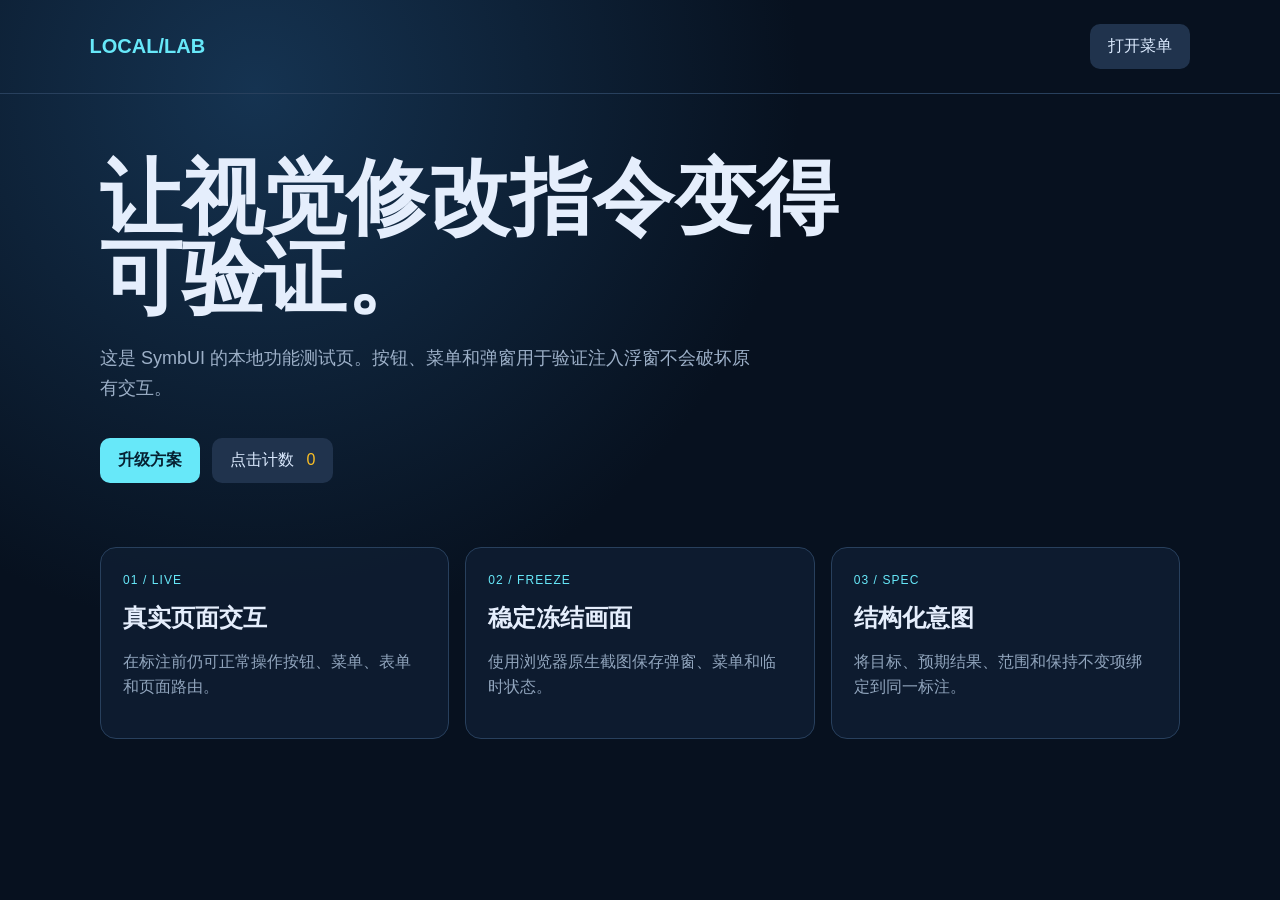
<file: tests/fixture/index.html>
<!doctype html>
<html lang="zh-CN">
  <head>
    <meta charset="UTF-8" />
    <meta name="viewport" content="width=device-width, initial-scale=1.0" />
    <title>SymbUI 本地测试页</title>
    <link rel="stylesheet" href="./fixture.css" />
    <style>
      :root {
        color: #e5eefc;
        background: #07111f;
        font-family:
          Inter, ui-sans-serif, -apple-system, BlinkMacSystemFont, "Segoe UI",
          sans-serif;
      }
      * {
        box-sizing: border-box;
      }
      body {
        min-height: 100vh;
        margin: 0;
        background:
          radial-gradient(circle at 20% 10%, #153351, transparent 34rem),
          #07111f;
      }
      header {
        display: flex;
        align-items: center;
        justify-content: space-between;
        padding: 24px 7vw;
        border-bottom: 1px solid #28405d;
      }
      header strong {
        color: #67e8f9;
        font-size: 20px;
      }
      main {
        width: min(1080px, 86vw);
        margin: 64px auto;
      }
      h1 {
        max-width: 760px;
        margin: 0;
        font-size: clamp(42px, 7vw, 82px);
        line-height: 0.98;
      }
      .lead {
        max-width: 650px;
        margin: 24px 0 34px;
        color: #9db0c8;
        font-size: 18px;
        line-height: 1.7;
      }
      button,
      input {
        border: 0;
        border-radius: 10px;
        font: inherit;
      }
      button {
        cursor: pointer;
      }
      .primary {
        padding: 12px 18px;
        color: #062132;
        background: #67e8f9;
        font-weight: 800;
      }
      .secondary {
        padding: 12px 18px;
        color: #dbeafe;
        background: #20334d;
      }
      .actions {
        display: flex;
        gap: 12px;
      }
      .grid {
        display: grid;
        grid-template-columns: repeat(3, 1fr);
        gap: 16px;
        margin-top: 64px;
      }
      .card {
        min-height: 190px;
        padding: 22px;
        border: 1px solid #28405d;
        border-radius: 16px;
        background: rgba(14, 29, 49, 0.88);
      }
      .card span {
        color: #67e8f9;
        font-size: 12px;
        letter-spacing: 0.09em;
        text-transform: uppercase;
      }
      .card h2 {
        margin: 14px 0 8px;
      }
      .card p {
        color: #91a5bd;
        line-height: 1.55;
      }
      .menu {
        position: absolute;
        top: 72px;
        right: 7vw;
        display: none;
        width: 220px;
        padding: 10px;
        border: 1px solid #345170;
        border-radius: 12px;
        background: #102139;
        box-shadow: 0 22px 60px #0008;
      }
      .menu.open {
        display: grid;
        gap: 6px;
      }
      .menu button {
        padding: 10px;
        color: #dbeafe;
        text-align: left;
        background: transparent;
      }
      .dialog-backdrop {
        position: fixed;
        inset: 0;
        display: none;
        place-items: center;
        background: #020617b8;
      }
      .dialog-backdrop.open {
        display: grid;
      }
      .dialog {
        width: min(420px, 88vw);
        padding: 26px;
        border: 1px solid #345170;
        border-radius: 18px;
        background: #102139;
      }
      .dialog input {
        width: 100%;
        margin: 8px 0 18px;
        padding: 11px 12px;
        color: #e5eefc;
        background: #07111f;
      }
      .counter {
        margin-left: 8px;
        color: #fbbf24;
      }
      @media (max-width: 720px) {
        header {
          padding-inline: 5vw;
        }
        main {
          width: 90vw;
          margin-top: 42px;
        }
        .grid {
          grid-template-columns: 1fr;
        }
      }
    </style>
  </head>
  <body>
    <header>
      <strong>LOCAL/LAB</strong>
      <button id="menu-button" class="secondary" aria-expanded="false">
        打开菜单
      </button>
      <div id="menu" class="menu" role="menu">
        <button role="menuitem">账户设置</button>
        <button role="menuitem">界面偏好</button>
      </div>
    </header>

    <main>
      <h1>让视觉修改指令变得可验证。</h1>
      <p class="lead">
        这是 SymbUI 的本地功能测试页。按钮、菜单和弹窗用于验证注入浮窗不会破坏原有交互。
      </p>
      <div class="actions">
        <button
          id="upgrade-plan"
          class="primary"
          data-testid="upgrade-plan"
          data-component="UpgradeButton"
          data-ui-source="tests/fixture/index.html:186"
        >
          升级方案
        </button>
        <button id="count-button" class="secondary">
          点击计数 <span id="count" class="counter">0</span>
        </button>
      </div>

      <section class="grid" aria-label="功能卡片">
        <article class="card">
          <span>01 / Live</span>
          <h2>真实页面交互</h2>
          <p>在标注前仍可正常操作按钮、菜单、表单和页面路由。</p>
        </article>
        <article class="card">
          <span>02 / Freeze</span>
          <h2>稳定冻结画面</h2>
          <p>使用浏览器原生截图保存弹窗、菜单和临时状态。</p>
        </article>
        <article class="card">
          <span>03 / Spec</span>
          <h2>结构化意图</h2>
          <p>将目标、预期结果、范围和保持不变项绑定到同一标注。</p>
        </article>
      </section>
    </main>

    <div id="dialog-backdrop" class="dialog-backdrop" role="presentation">
      <section
        class="dialog"
        role="dialog"
        aria-modal="true"
        aria-labelledby="dialog-title"
      >
        <h2 id="dialog-title">升级本地方案</h2>
        <label for="secret">测试密码值不会被采集</label>
        <input id="secret" type="password" value="not-for-export" />
        <div class="actions">
          <button id="confirm-upgrade" class="primary">确认</button>
          <button id="close-dialog" class="secondary">关闭</button>
        </div>
      </section>
    </div>

    <script>
      const menuButton = document.querySelector("#menu-button");
      const menu = document.querySelector("#menu");
      const dialog = document.querySelector("#dialog-backdrop");
      const count = document.querySelector("#count");

      menuButton.addEventListener("click", () => {
        const open = menu.classList.toggle("open");
        menuButton.setAttribute("aria-expanded", String(open));
      });
      document.querySelector("#upgrade-plan").addEventListener("click", () => {
        dialog.classList.add("open");
      });
      document.querySelector("#close-dialog").addEventListener("click", () => {
        dialog.classList.remove("open");
      });
      document.querySelector("#confirm-upgrade").addEventListener("click", () => {
        dialog.classList.remove("open");
      });
      document.querySelector("#count-button").addEventListener("click", () => {
        count.textContent = String(Number(count.textContent) + 1);
      });
    </script>
    <script src="./fixture.js"></script>
  </body>
</html>
</file>
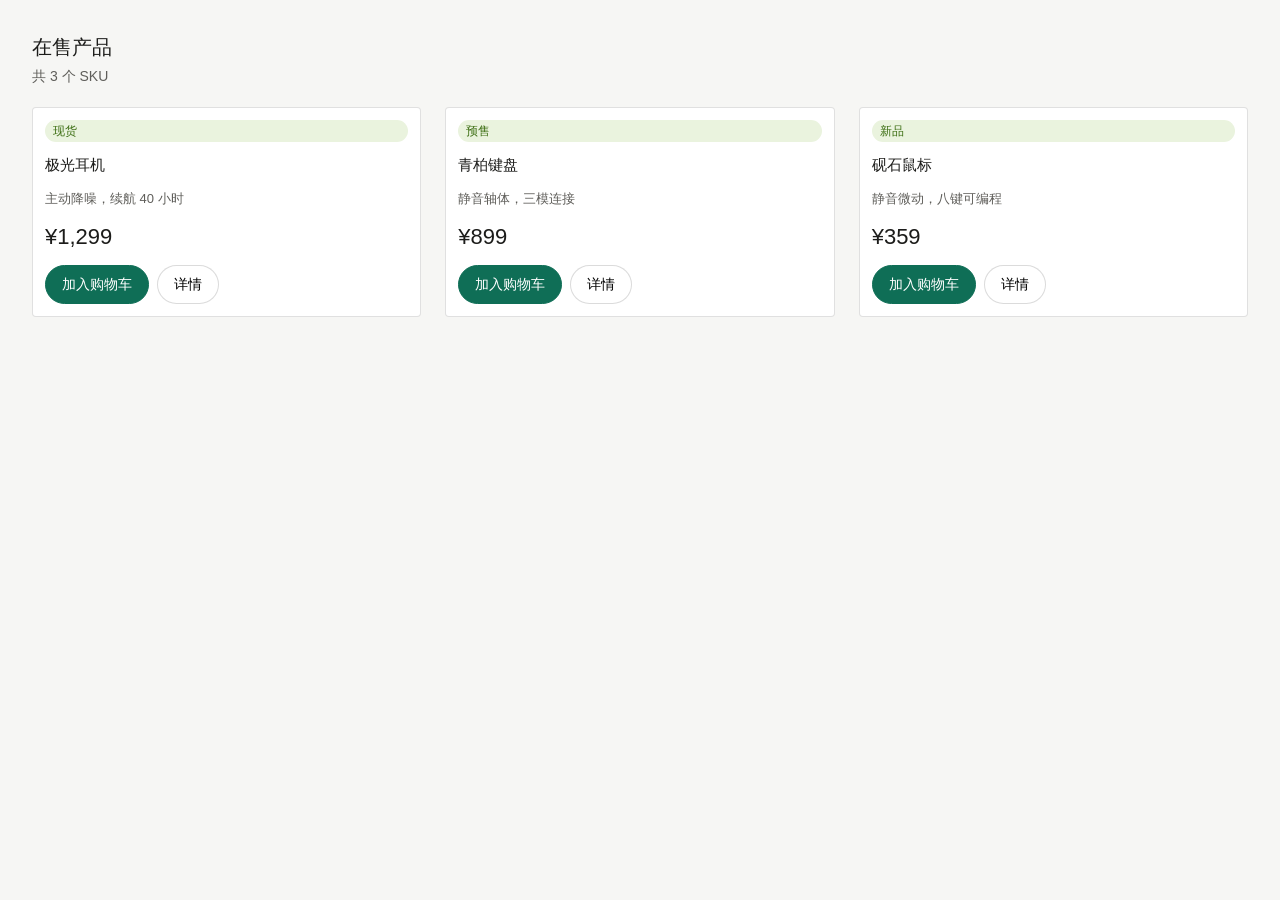
<file: tests/fixture/review-app/after/index.html>
<!doctype html>
<html lang="zh-CN">
<head>
<meta charset="utf-8">
<title>产品列表 · 修改后</title>
<style>
  :root {
    --space-2: 8px;
    --space-3: 12px;
    --space-4: 16px;
    --radius-card: 4px;
    --radius-btn: 999px;
    --brand: #0f6e56;
  }
  * { box-sizing: border-box; }
  body {
    margin: 0; padding: 32px;
    font: 400 14px/1.5 -apple-system, BlinkMacSystemFont, "PingFang SC", sans-serif;
    background: #f6f6f4; color: #1c1c1a;
  }
  h1 { font-size: 20px; font-weight: 500; margin: 0 0 4px; }
  .sub { color: #5f5e5a; margin: 0 0 20px; }
  .grid { display: grid; grid-template-columns: repeat(3, 1fr); gap: 24px; }
  .card {
    background: #fff; border: 1px solid rgba(0,0,0,.12);
    border-radius: var(--radius-card); padding: var(--space-3);
    display: flex; flex-direction: column; gap: var(--space-3);
  }
  .card h2 { font-size: 15px; font-weight: 500; margin: 0; }
  .card p { margin: 0; color: #5f5e5a; font-size: 13px; }
  .price { font-size: 22px; font-weight: 500; }
  .actions { display: flex; gap: var(--space-2); }
  button {
    font: inherit; border-radius: var(--radius-btn); padding: 8px 16px;
    border: 1px solid rgba(0,0,0,.14); background: #fff; cursor: pointer;
  }
  button.primary { background: var(--brand); border-color: var(--brand); color: #fff; }
  .tag {
    display: inline-block; font-size: 12px; padding: 2px 8px;
    border-radius: 999px; background: #eaf3de; color: #3b6d11;
  }
</style>
</head>
<body>
  <h1 data-ui-source="src/pages/Products.tsx:18" data-component="Products">在售产品</h1>
  <p class="sub" data-ui-source="src/pages/Products.tsx:19">共 3 个 SKU</p>

  <div class="grid" data-ui-source="src/pages/Products.tsx:21" data-component="ProductGrid">
    <article class="card" data-testid="card-aurora" data-ui-source="src/components/ProductCard.tsx:12" data-component="ProductCard">
      <span class="tag" data-ui-source="src/components/ProductCard.tsx:13">现货</span>
      <h2 data-ui-source="src/components/ProductCard.tsx:14">极光耳机</h2>
      <p data-ui-source="src/components/ProductCard.tsx:15">主动降噪，续航 40 小时</p>
      <div class="price" data-ui-source="src/components/ProductCard.tsx:16">¥1,299</div>
      <div class="actions" data-ui-source="src/components/ProductCard.tsx:17">
        <button class="primary" data-ui-source="src/components/ProductCard.tsx:18">加入购物车</button>
        <button data-ui-source="src/components/ProductCard.tsx:19">详情</button>
      </div>
    </article>

    <article class="card" data-testid="card-verde" data-ui-source="src/components/ProductCard.tsx:12" data-component="ProductCard">
      <span class="tag" data-ui-source="src/components/ProductCard.tsx:13">预售</span>
      <h2 data-ui-source="src/components/ProductCard.tsx:14">青柏键盘</h2>
      <p data-ui-source="src/components/ProductCard.tsx:15">静音轴体，三模连接</p>
      <div class="price" data-ui-source="src/components/ProductCard.tsx:16">¥899</div>
      <div class="actions" data-ui-source="src/components/ProductCard.tsx:17">
        <button class="primary" data-ui-source="src/components/ProductCard.tsx:18">加入购物车</button>
        <button data-ui-source="src/components/ProductCard.tsx:19">详情</button>
      </div>
    </article>

    <article class="card" data-testid="card-slate" data-ui-source="src/components/ProductCard.tsx:12" data-component="ProductCard">
      <span class="tag" data-ui-source="src/components/ProductCard.tsx:13">新品</span>
      <h2 data-ui-source="src/components/ProductCard.tsx:14">砚石鼠标</h2>
      <p data-ui-source="src/components/ProductCard.tsx:15">静音微动，八键可编程</p>
      <div class="price" data-ui-source="src/components/ProductCard.tsx:16">¥359</div>
      <div class="actions" data-ui-source="src/components/ProductCard.tsx:17">
        <button class="primary" data-ui-source="src/components/ProductCard.tsx:18">加入购物车</button>
        <button data-ui-source="src/components/ProductCard.tsx:19">详情</button>
      </div>
    </article>
  </div>
</body>
</html>
</file>
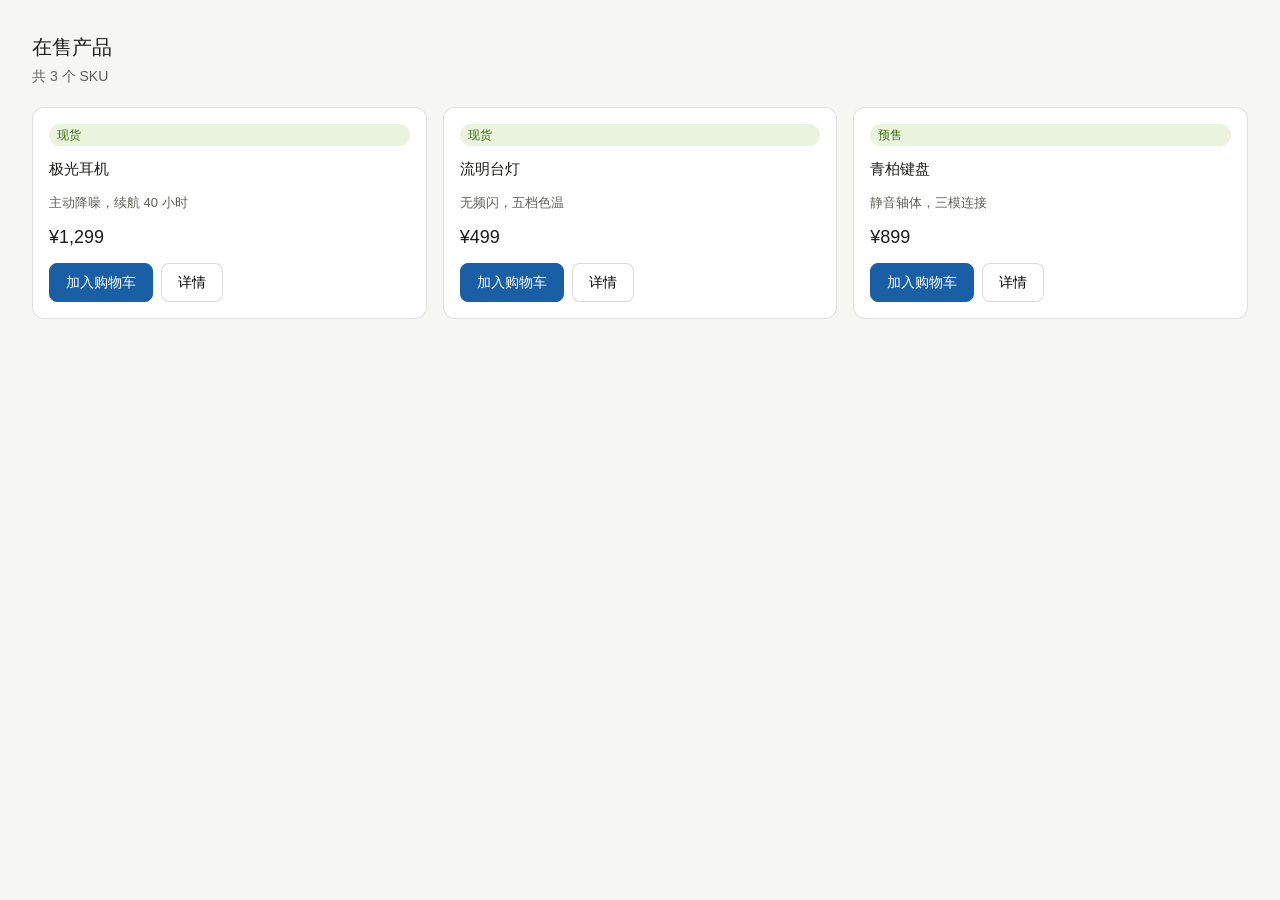
<file: tests/fixture/review-app/before/index.html>
<!doctype html>
<html lang="zh-CN">
<head>
<meta charset="utf-8">
<title>产品列表 · 修改前</title>
<style>
  :root {
    --space-2: 8px;
    --space-3: 12px;
    --space-4: 16px;
    --radius-card: 12px;
    --radius-btn: 8px;
    --brand: #185fa5;
  }
  * { box-sizing: border-box; }
  body {
    margin: 0; padding: 32px;
    font: 400 14px/1.5 -apple-system, BlinkMacSystemFont, "PingFang SC", sans-serif;
    background: #f6f6f4; color: #1c1c1a;
  }
  h1 { font-size: 20px; font-weight: 500; margin: 0 0 4px; }
  .sub { color: #5f5e5a; margin: 0 0 20px; }
  .grid { display: grid; grid-template-columns: repeat(3, 1fr); gap: var(--space-4); }
  .card {
    background: #fff; border: 1px solid rgba(0,0,0,.12);
    border-radius: var(--radius-card); padding: var(--space-4);
    display: flex; flex-direction: column; gap: var(--space-3);
  }
  .card h2 { font-size: 15px; font-weight: 500; margin: 0; }
  .card p { margin: 0; color: #5f5e5a; font-size: 13px; }
  .price { font-size: 18px; font-weight: 500; }
  .actions { display: flex; gap: var(--space-2); }
  button {
    font: inherit; border-radius: var(--radius-btn); padding: 8px 16px;
    border: 1px solid rgba(0,0,0,.14); background: #fff; cursor: pointer;
  }
  button.primary { background: var(--brand); border-color: var(--brand); color: #fff; }
  .tag {
    display: inline-block; font-size: 12px; padding: 2px 8px;
    border-radius: 999px; background: #eaf3de; color: #3b6d11;
  }
</style>
</head>
<body>
  <h1 data-ui-source="src/pages/Products.tsx:18" data-component="Products">在售产品</h1>
  <p class="sub" data-ui-source="src/pages/Products.tsx:19">共 3 个 SKU</p>

  <div class="grid" data-ui-source="src/pages/Products.tsx:21" data-component="ProductGrid">
    <article class="card" data-testid="card-aurora" data-ui-source="src/components/ProductCard.tsx:12" data-component="ProductCard">
      <span class="tag" data-ui-source="src/components/ProductCard.tsx:13">现货</span>
      <h2 data-ui-source="src/components/ProductCard.tsx:14">极光耳机</h2>
      <p data-ui-source="src/components/ProductCard.tsx:15">主动降噪，续航 40 小时</p>
      <div class="price" data-ui-source="src/components/ProductCard.tsx:16">¥1,299</div>
      <div class="actions" data-ui-source="src/components/ProductCard.tsx:17">
        <button class="primary" data-ui-source="src/components/ProductCard.tsx:18">加入购物车</button>
        <button data-ui-source="src/components/ProductCard.tsx:19">详情</button>
      </div>
    </article>

    <article class="card" data-testid="card-lumen" data-ui-source="src/components/ProductCard.tsx:12" data-component="ProductCard">
      <span class="tag" data-ui-source="src/components/ProductCard.tsx:13">现货</span>
      <h2 data-ui-source="src/components/ProductCard.tsx:14">流明台灯</h2>
      <p data-ui-source="src/components/ProductCard.tsx:15">无频闪，五档色温</p>
      <div class="price" data-ui-source="src/components/ProductCard.tsx:16">¥499</div>
      <div class="actions" data-ui-source="src/components/ProductCard.tsx:17">
        <button class="primary" data-ui-source="src/components/ProductCard.tsx:18">加入购物车</button>
        <button data-ui-source="src/components/ProductCard.tsx:19">详情</button>
      </div>
    </article>

    <article class="card" data-testid="card-verde" data-ui-source="src/components/ProductCard.tsx:12" data-component="ProductCard">
      <span class="tag" data-ui-source="src/components/ProductCard.tsx:13">预售</span>
      <h2 data-ui-source="src/components/ProductCard.tsx:14">青柏键盘</h2>
      <p data-ui-source="src/components/ProductCard.tsx:15">静音轴体，三模连接</p>
      <div class="price" data-ui-source="src/components/ProductCard.tsx:16">¥899</div>
      <div class="actions" data-ui-source="src/components/ProductCard.tsx:17">
        <button class="primary" data-ui-source="src/components/ProductCard.tsx:18">加入购物车</button>
        <button data-ui-source="src/components/ProductCard.tsx:19">详情</button>
      </div>
    </article>
  </div>
</body>
</html>
</file>
<file: tests/fixture/fixture.css>
:root {
  --symbui-static-asset: loaded;
}
</file>
